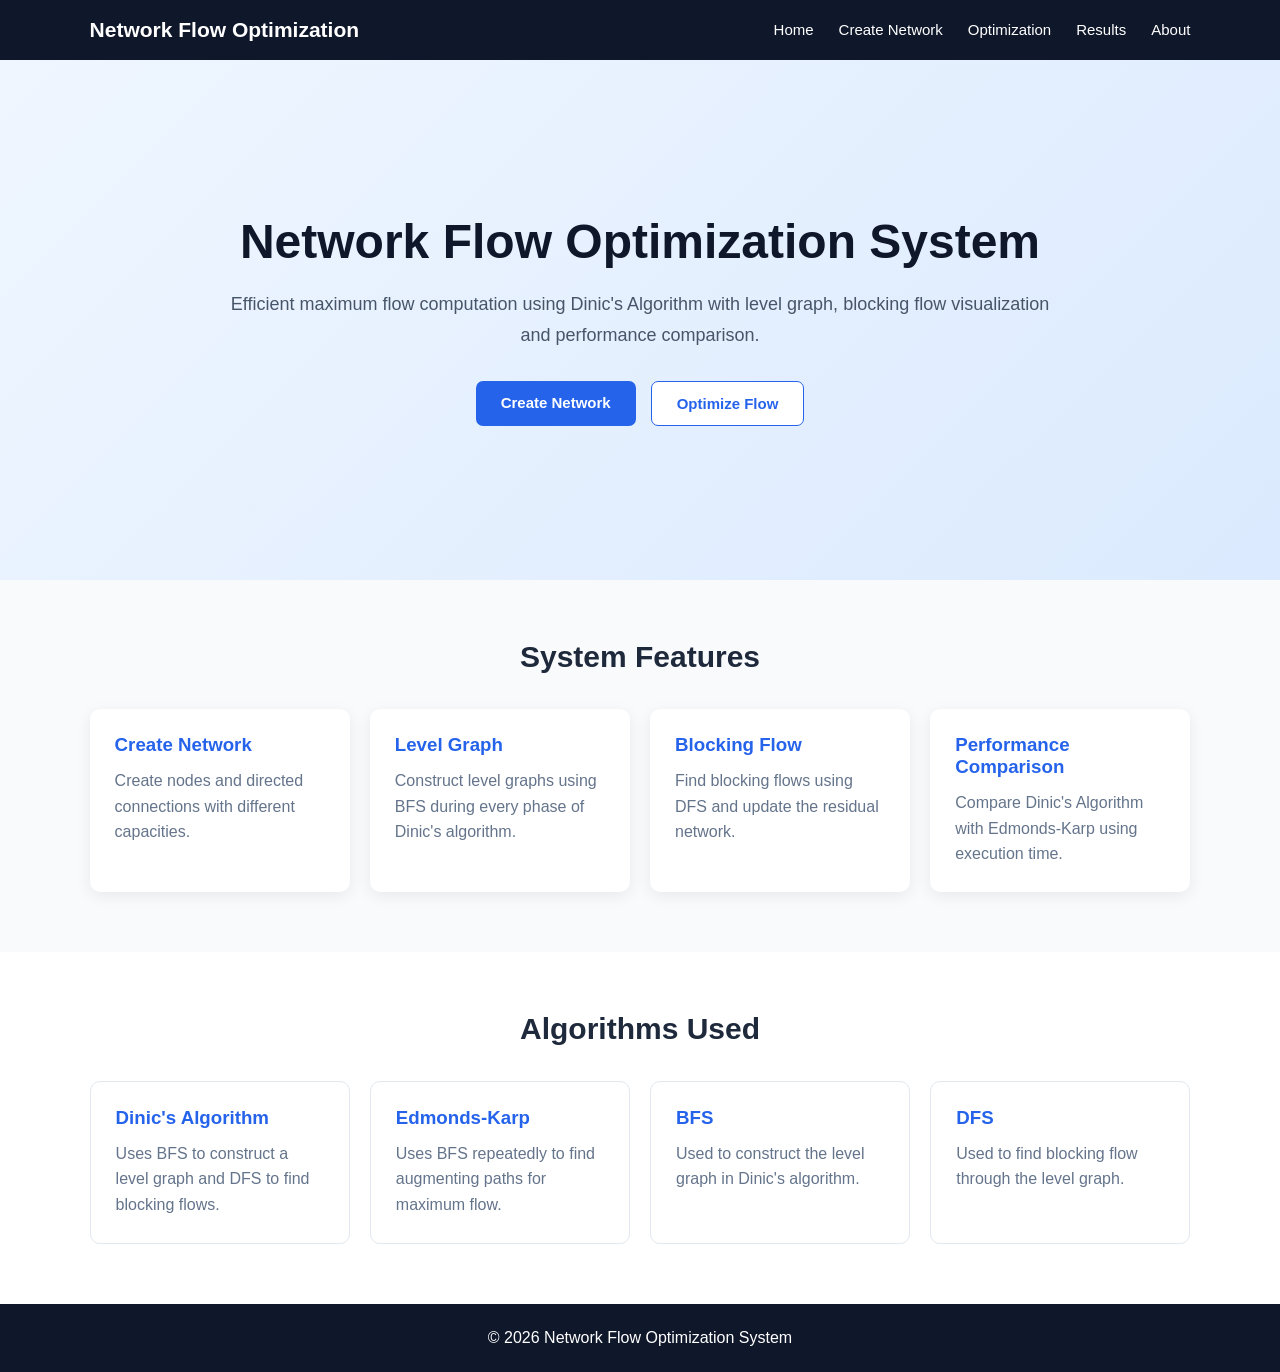
<file: DSA-03/Network-Flow-Optimization-System/index.html>
<!DOCTYPE html>
<html lang="en">

<head>

    <meta charset="UTF-8">

    <meta name="viewport"
          content="width=device-width, initial-scale=1.0">

    <title>
        Network Flow Optimization System
    </title>

    <link rel="stylesheet"
          href="css/style.css">

</head>

<body>

    <!-- NAVBAR -->

    <nav class="navbar">

        <div class="logo">
            Network Flow Optimization
        </div>

        <ul class="nav-links">

            <li>
                <a href="index.html">Home</a>
            </li>

            <li>
                <a href="network.html">Create Network</a>
            </li>

            <li>
                <a href="optimization.html">
                    Optimization
                </a>
            </li>

            <li>
                <a href="results.html">
                    Results
                </a>
            </li>

            <li>
                <a href="about.html">About</a>
            </li>

        </ul>

    </nav>


    <!-- HERO -->

    <section class="hero">

        <div class="hero-content">

            <h1>
                Network Flow Optimization System
            </h1>

            <p>
                Efficient maximum flow computation using
                Dinic's Algorithm with level graph,
                blocking flow visualization and
                performance comparison.
            </p>

            <div class="hero-buttons">

                <a href="network.html"
                   class="primary-btn">
                    Create Network
                </a>

                <a href="optimization.html"
                   class="secondary-btn">
                    Optimize Flow
                </a>

            </div>

        </div>

    </section>


    <!-- FEATURES -->

    <section class="section">

        <h2>
            System Features
        </h2>

        <div class="feature-grid">

            <div class="feature-card">

                <h3>
                    Create Network
                </h3>

                <p>
                    Create nodes and directed connections
                    with different capacities.
                </p>

            </div>


            <div class="feature-card">

                <h3>
                    Level Graph
                </h3>

                <p>
                    Construct level graphs using BFS
                    during every phase of Dinic's algorithm.
                </p>

            </div>


            <div class="feature-card">

                <h3>
                    Blocking Flow
                </h3>

                <p>
                    Find blocking flows using DFS and
                    update the residual network.
                </p>

            </div>


            <div class="feature-card">

                <h3>
                    Performance Comparison
                </h3>

                <p>
                    Compare Dinic's Algorithm with
                    Edmonds-Karp using execution time.
                </p>

            </div>

        </div>

    </section>


    <!-- ALGORITHM -->

    <section class="section algorithm-section">

        <h2>
            Algorithms Used
        </h2>

        <div class="algorithm-grid">

            <div class="algorithm-card">

                <h3>
                    Dinic's Algorithm
                </h3>

                <p>
                    Uses BFS to construct a level graph
                    and DFS to find blocking flows.
                </p>

            </div>


            <div class="algorithm-card">

                <h3>
                    Edmonds-Karp
                </h3>

                <p>
                    Uses BFS repeatedly to find
                    augmenting paths for maximum flow.
                </p>

            </div>


            <div class="algorithm-card">

                <h3>
                    BFS
                </h3>

                <p>
                    Used to construct the level graph
                    in Dinic's algorithm.
                </p>

            </div>


            <div class="algorithm-card">

                <h3>
                    DFS
                </h3>

                <p>
                    Used to find blocking flow through
                    the level graph.
                </p>

            </div>

        </div>

    </section>


    <!-- FOOTER -->

    <footer class="footer">

        <p>
            © 2026 Network Flow Optimization System
        </p>

    </footer>


    <script src="js/main.js"></script>

</body>

</html>
</file>
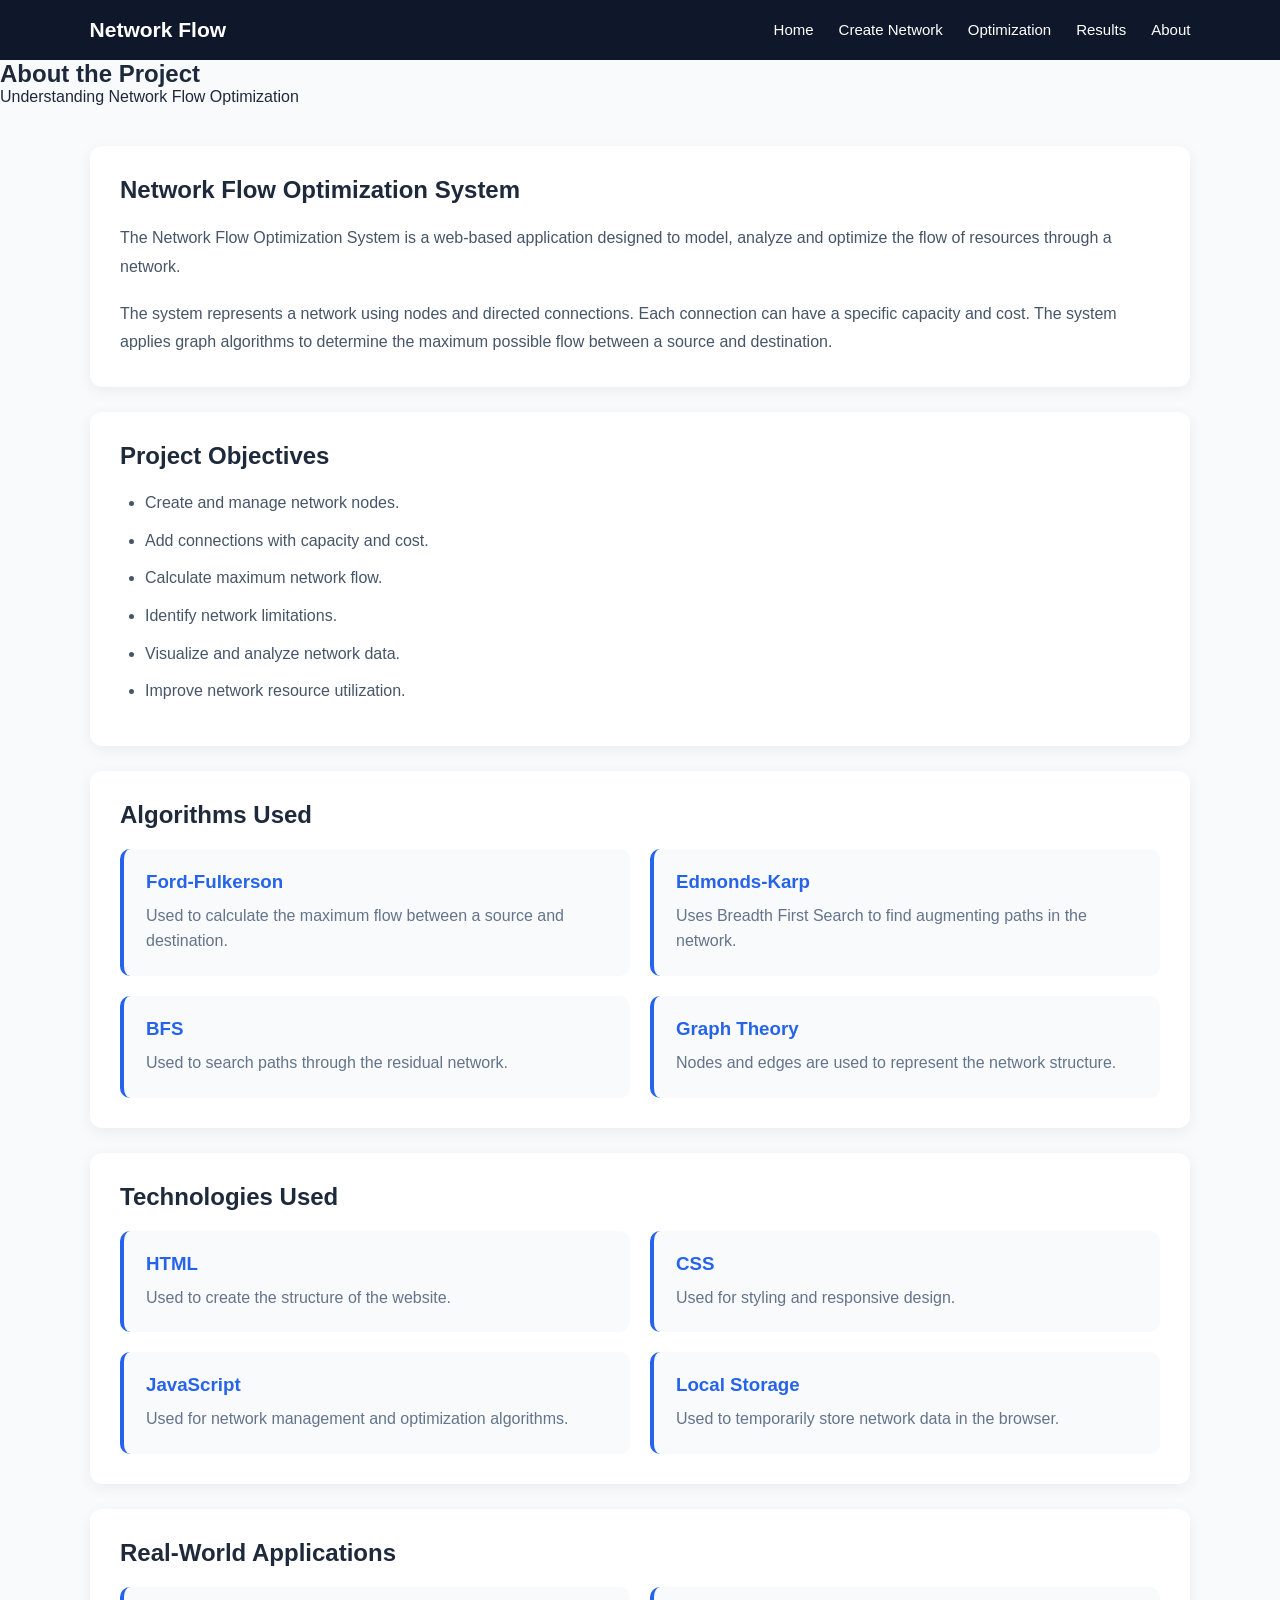
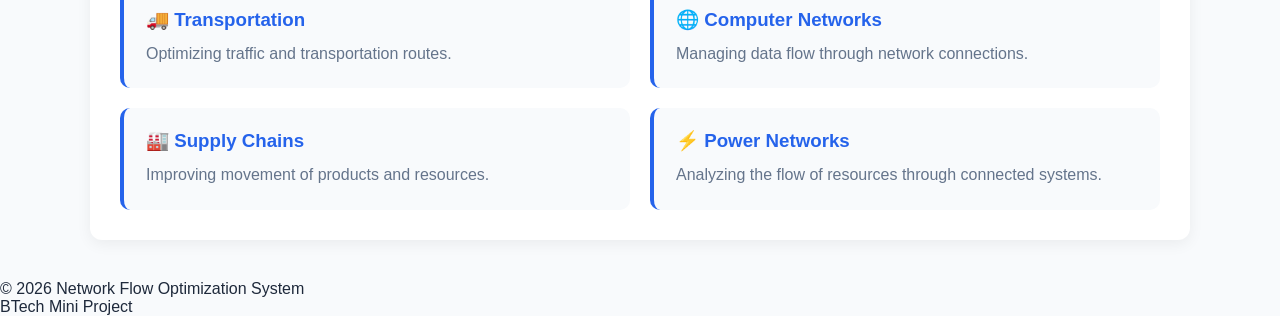
<file: DSA-03/Network-Flow-Optimization-System/about.html>
<!DOCTYPE html>
<html lang="en">

<head>
    <meta charset="UTF-8">
    <meta name="viewport" content="width=device-width, initial-scale=1.0">

    <title>About - Network Flow Optimization System</title>

    <link rel="stylesheet" href="css/style.css">
    <link rel="stylesheet" href="css/dashboard.css">
</head>

<body>

    <!-- Navigation -->
    <header>
        <nav class="navbar">

            <div class="logo">
                Network Flow
            </div>

            <ul class="nav-links">
                <li><a href="index.html">Home</a></li>
                <li><a href="network.html">Create Network</a></li>
                <li><a href="optimization.html">Optimization</a></li>
                <li><a href="results.html">Results</a></li>
                <li>
                    <a href="about.html" class="active">
                        About
                    </a>
                </li>
            </ul>

        </nav>
    </header>


    <!-- Page Header -->
    <section class="page-header">

        <h1>About the Project</h1>

        <p>
            Understanding Network Flow Optimization
        </p>

    </section>


    <main class="dashboard-container">


        <!-- Project Description -->
        <section class="dashboard-card">

            <h2>Network Flow Optimization System</h2>

            <p>
                The Network Flow Optimization System is a
                web-based application designed to model,
                analyze and optimize the flow of resources
                through a network.
            </p>

            <br>

            <p>
                The system represents a network using nodes
                and directed connections. Each connection can
                have a specific capacity and cost. The system
                applies graph algorithms to determine the
                maximum possible flow between a source and
                destination.
            </p>

        </section>


        <!-- Objectives -->
        <section class="dashboard-card">

            <h2>Project Objectives</h2>

            <ul class="about-list">

                <li>
                    Create and manage network nodes.
                </li>

                <li>
                    Add connections with capacity and cost.
                </li>

                <li>
                    Calculate maximum network flow.
                </li>

                <li>
                    Identify network limitations.
                </li>

                <li>
                    Visualize and analyze network data.
                </li>

                <li>
                    Improve network resource utilization.
                </li>

            </ul>

        </section>


        <!-- Algorithms -->
        <section class="dashboard-card">

            <h2>Algorithms Used</h2>

            <div class="about-grid">

                <div class="about-item">

                    <h3>Ford-Fulkerson</h3>

                    <p>
                        Used to calculate the maximum flow
                        between a source and destination.
                    </p>

                </div>


                <div class="about-item">

                    <h3>Edmonds-Karp</h3>

                    <p>
                        Uses Breadth First Search to find
                        augmenting paths in the network.
                    </p>

                </div>


                <div class="about-item">

                    <h3>BFS</h3>

                    <p>
                        Used to search paths through the
                        residual network.
                    </p>

                </div>


                <div class="about-item">

                    <h3>Graph Theory</h3>

                    <p>
                        Nodes and edges are used to represent
                        the network structure.
                    </p>

                </div>

            </div>

        </section>


        <!-- Technologies -->
        <section class="dashboard-card">

            <h2>Technologies Used</h2>

            <div class="about-grid">

                <div class="about-item">

                    <h3>HTML</h3>

                    <p>
                        Used to create the structure of
                        the website.
                    </p>

                </div>


                <div class="about-item">

                    <h3>CSS</h3>

                    <p>
                        Used for styling and responsive
                        design.
                    </p>

                </div>


                <div class="about-item">

                    <h3>JavaScript</h3>

                    <p>
                        Used for network management and
                        optimization algorithms.
                    </p>

                </div>


                <div class="about-item">

                    <h3>Local Storage</h3>

                    <p>
                        Used to temporarily store network
                        data in the browser.
                    </p>

                </div>

            </div>

        </section>


        <!-- Applications -->
        <section class="dashboard-card">

            <h2>Real-World Applications</h2>

            <div class="about-grid">

                <div class="about-item">
                    <h3>🚚 Transportation</h3>
                    <p>
                        Optimizing traffic and transportation
                        routes.
                    </p>
                </div>

                <div class="about-item">
                    <h3>🌐 Computer Networks</h3>
                    <p>
                        Managing data flow through network
                        connections.
                    </p>
                </div>

                <div class="about-item">
                    <h3>🏭 Supply Chains</h3>
                    <p>
                        Improving movement of products and
                        resources.
                    </p>
                </div>

                <div class="about-item">
                    <h3>⚡ Power Networks</h3>
                    <p>
                        Analyzing the flow of resources through
                        connected systems.
                    </p>
                </div>

            </div>

        </section>


    </main>


    <!-- Footer -->
    <footer>

        <p>
            © 2026 Network Flow Optimization System
        </p>

        <p>
            BTech Mini Project
        </p>

    </footer>


</body>

</html>
</file>
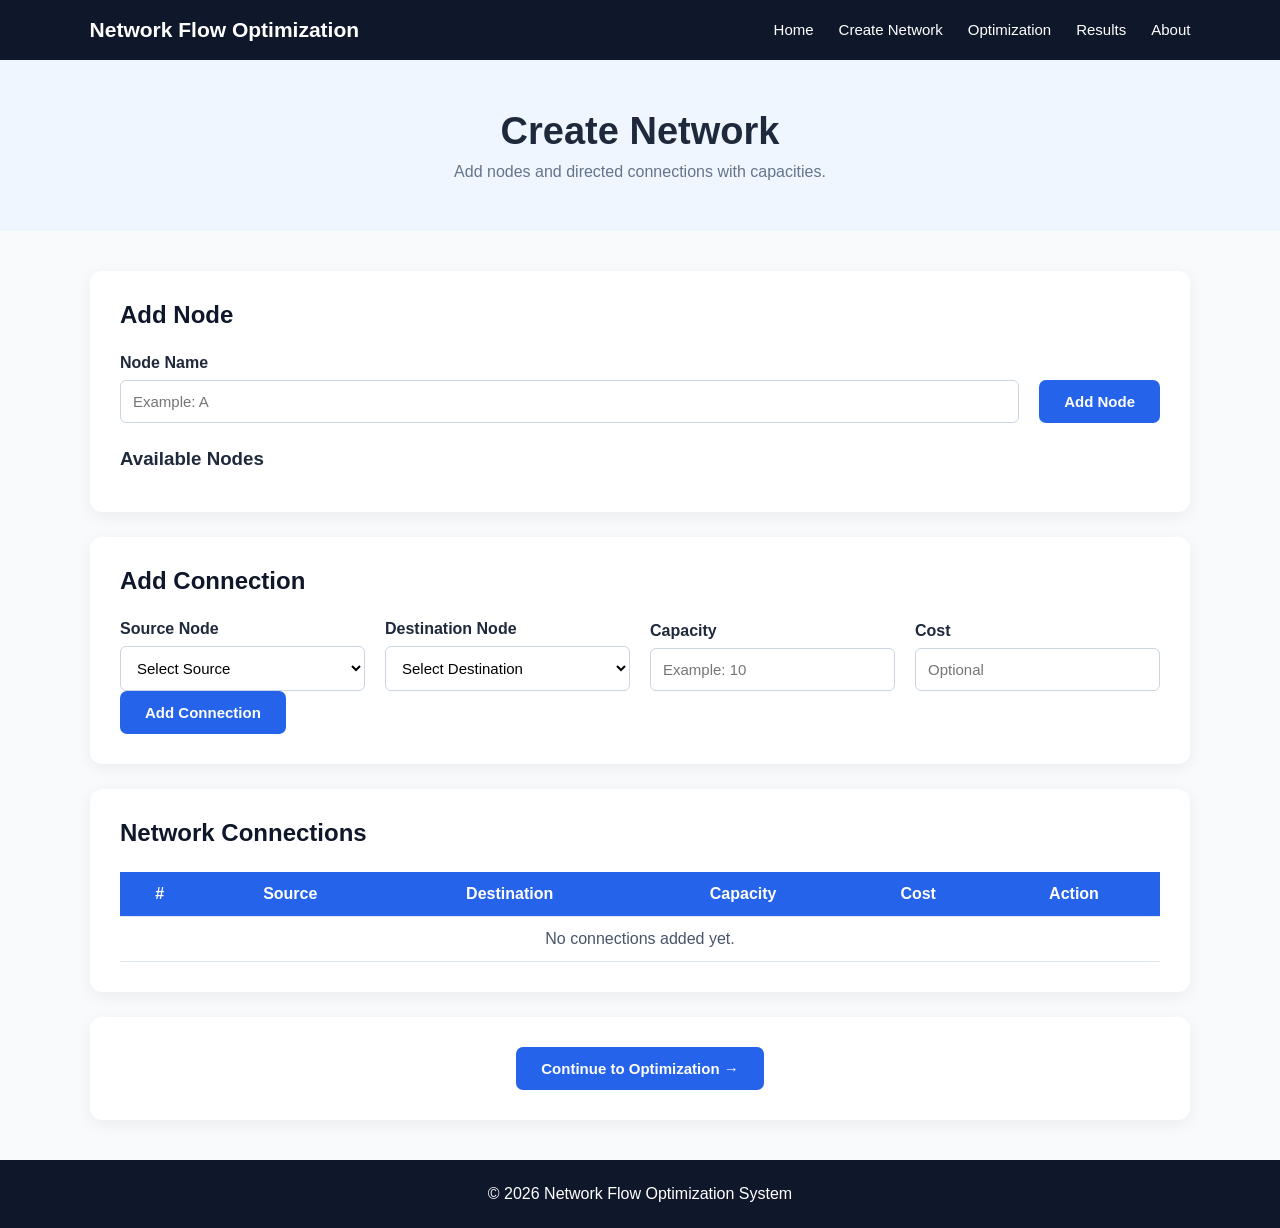
<file: DSA-03/Network-Flow-Optimization-System/network.html>
<!DOCTYPE html>
<html lang="en">

<head>

    <meta charset="UTF-8">

    <meta name="viewport"
          content="width=device-width, initial-scale=1.0">

    <title>
        Create Network
    </title>

    <link rel="stylesheet"
          href="css/style.css">

    <link rel="stylesheet"
          href="css/network.css">

</head>

<body>

    <!-- NAVBAR -->

    <nav class="navbar">

        <div class="logo">
            Network Flow Optimization
        </div>

        <ul class="nav-links">

            <li>
                <a href="index.html">Home</a>
            </li>

            <li>
                <a href="network.html">
                    Create Network
                </a>
            </li>

            <li>
                <a href="optimization.html">
                    Optimization
                </a>
            </li>

            <li>
                <a href="results.html">
                    Results
                </a>
            </li>

            <li>
                <a href="about.html">
                    About
                </a>
            </li>

        </ul>

    </nav>


    <!-- HEADER -->

    <header class="page-header">

        <h1>
            Create Network
        </h1>

        <p>
            Add nodes and directed connections
            with capacities.
        </p>

    </header>


    <main class="network-container">


        <!-- ADD NODE -->

        <section class="network-card">

            <h2>
                Add Node
            </h2>

            <div class="input-row">

                <div class="input-group">

                    <label>
                        Node Name
                    </label>

                    <input
                        type="text"
                        id="nodeInput"
                        placeholder="Example: A"
                    >

                </div>

                <button
                    class="primary-btn"
                    onclick="addNode()"
                >
                    Add Node
                </button>

            </div>


            <div class="nodes-section">

                <h3>
                    Available Nodes
                </h3>

                <div id="nodeList"
                     class="node-list">

                </div>

            </div>

        </section>


        <!-- ADD CONNECTION -->

        <section class="network-card">

            <h2>
                Add Connection
            </h2>

            <div class="input-row">

                <div class="input-group">

                    <label>
                        Source Node
                    </label>

                    <select id="sourceNode">

                        <option value="">
                            Select Source
                        </option>

                    </select>

                </div>


                <div class="input-group">

                    <label>
                        Destination Node
                    </label>

                    <select id="destinationNode">

                        <option value="">
                            Select Destination
                        </option>

                    </select>

                </div>


                <div class="input-group">

                    <label>
                        Capacity
                    </label>

                    <input
                        type="number"
                        id="capacityInput"
                        min="1"
                        placeholder="Example: 10"
                    >

                </div>


                <div class="input-group">

                    <label>
                        Cost
                    </label>

                    <input
                        type="number"
                        id="costInput"
                        min="0"
                        placeholder="Optional"
                    >

                </div>

            </div>


            <button
                class="primary-btn"
                onclick="addEdge()"
            >
                Add Connection
            </button>

        </section>


        <!-- CONNECTION TABLE -->

        <section class="network-card">

            <h2>
                Network Connections
            </h2>

            <div class="table-container">

                <table>

                    <thead>

                        <tr>

                            <th>
                                #
                            </th>

                            <th>
                                Source
                            </th>

                            <th>
                                Destination
                            </th>

                            <th>
                                Capacity
                            </th>

                            <th>
                                Cost
                            </th>

                            <th>
                                Action
                            </th>

                        </tr>

                    </thead>


                    <tbody id="edgeTable">

                    </tbody>

                </table>

            </div>

        </section>


        <!-- CONTINUE -->

        <section class="network-card action-card">

            <button
                class="primary-btn"
                onclick="goToOptimization()"
            >
                Continue to Optimization →
            </button>

        </section>

    </main>


    <footer class="footer">

        <p>
            © 2026 Network Flow Optimization System
        </p>

    </footer>


    <script src="js/network.js"></script>

</body>

</html>
</file>
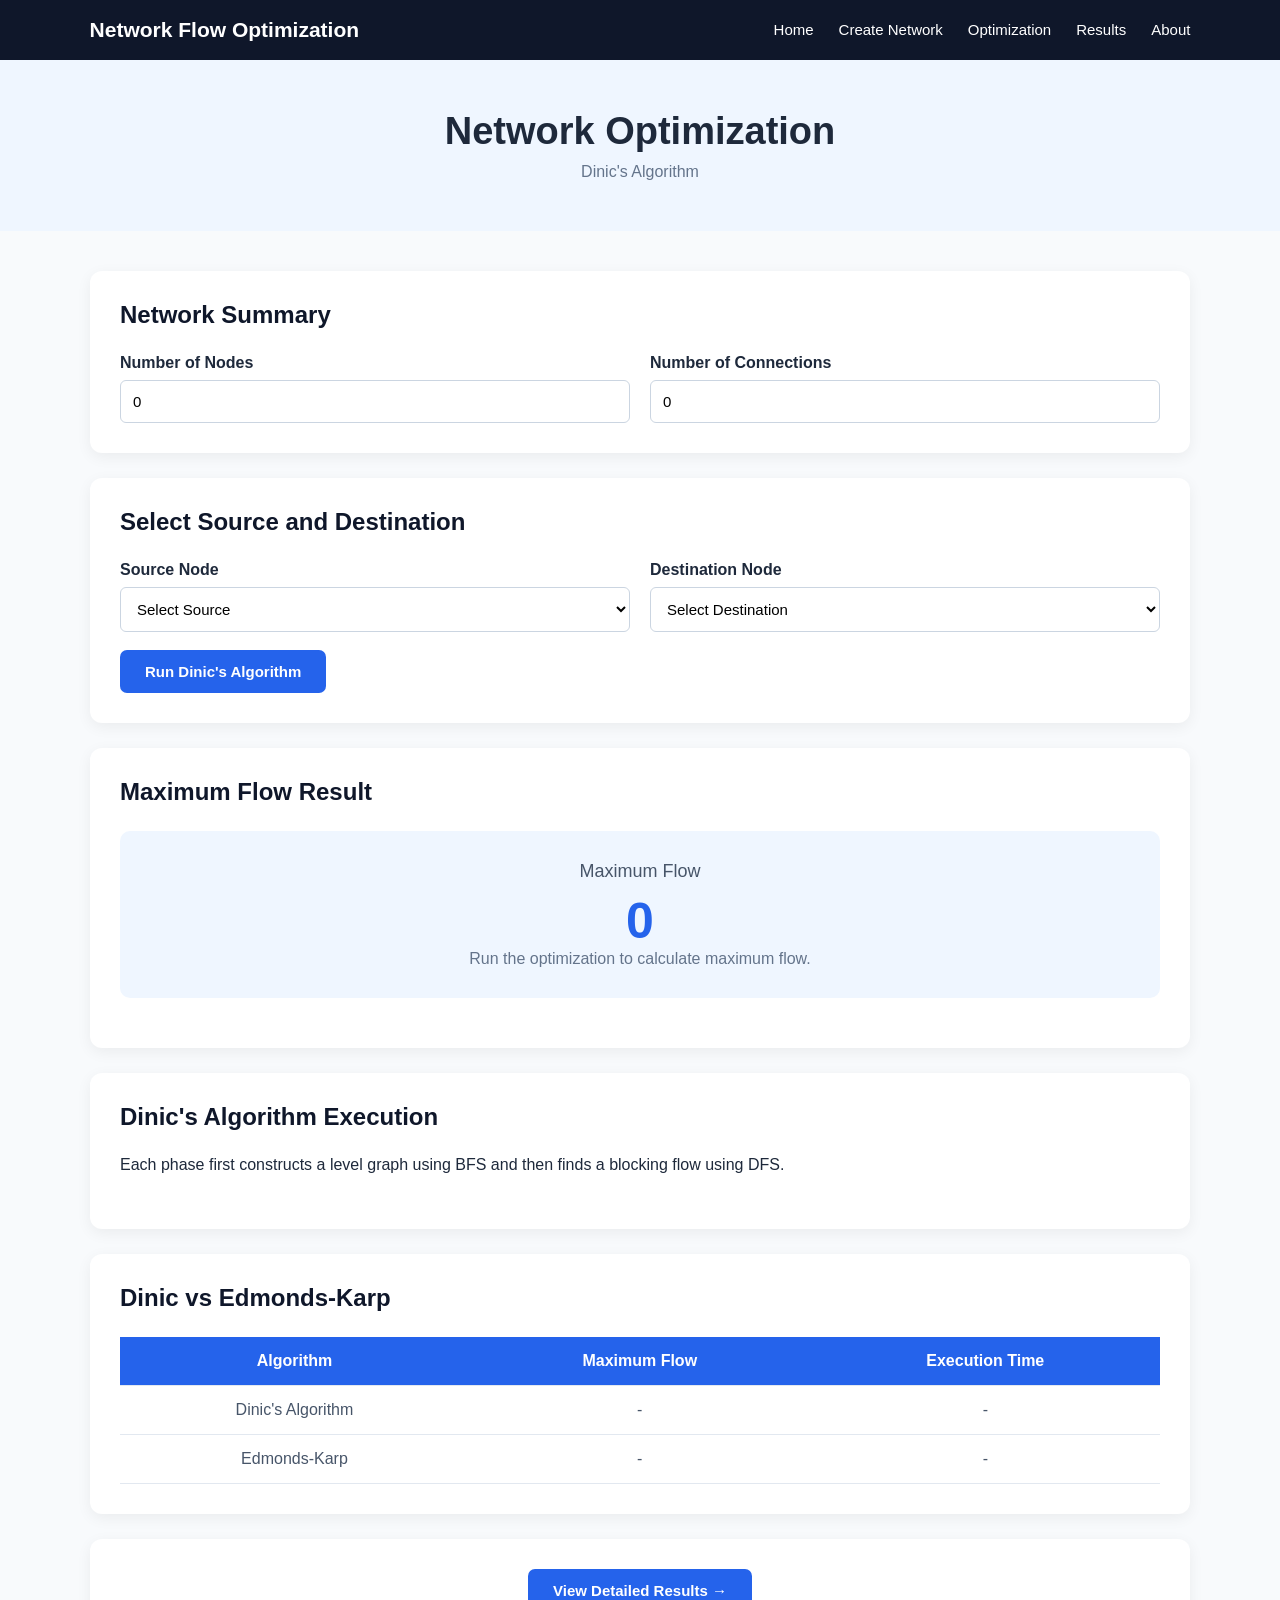
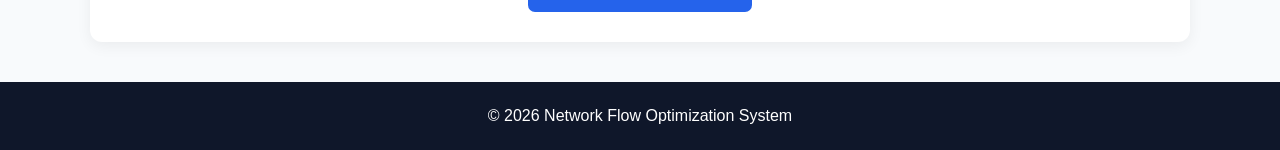
<file: DSA-03/Network-Flow-Optimization-System/optimization.html>
<!DOCTYPE html>
<html lang="en">

<head>

    <meta charset="UTF-8">

    <meta name="viewport"
          content="width=device-width, initial-scale=1.0">

    <title>
        Network Optimization
    </title>

    <link rel="stylesheet"
          href="css/style.css">

    <link rel="stylesheet"
          href="css/network.css">

</head>

<body>

    <!-- NAVBAR -->

    <nav class="navbar">

        <div class="logo">
            Network Flow Optimization
        </div>

        <ul class="nav-links">

            <li>
                <a href="index.html">
                    Home
                </a>
            </li>

            <li>
                <a href="network.html">
                    Create Network
                </a>
            </li>

            <li>
                <a href="optimization.html">
                    Optimization
                </a>
            </li>

            <li>
                <a href="results.html">
                    Results
                </a>
            </li>

            <li>
                <a href="about.html">
                    About
                </a>
            </li>

        </ul>

    </nav>


    <!-- HEADER -->

    <header class="page-header">

        <h1>
            Network Optimization
        </h1>

        <p>
            Dinic's Algorithm
        </p>

    </header>


    <main class="network-container">


        <!-- SUMMARY -->

        <section class="network-card">

            <h2>
                Network Summary
            </h2>

            <div class="input-row">

                <div class="input-group">

                    <label>
                        Number of Nodes
                    </label>

                    <input
                        type="text"
                        id="nodeCount"
                        readonly
                    >

                </div>


                <div class="input-group">

                    <label>
                        Number of Connections
                    </label>

                    <input
                        type="text"
                        id="edgeCount"
                        readonly
                    >

                </div>

            </div>

        </section>


        <!-- SOURCE SINK -->

        <section class="network-card">

            <h2>
                Select Source and Destination
            </h2>

            <div class="input-row">

                <div class="input-group">

                    <label>
                        Source Node
                    </label>

                    <select id="sourceNode">

                        <option value="">
                            Select Source
                        </option>

                    </select>

                </div>


                <div class="input-group">

                    <label>
                        Destination Node
                    </label>

                    <select id="destinationNode">

                        <option value="">
                            Select Destination
                        </option>

                    </select>

                </div>

            </div>


            <br>


            <button
                class="primary-btn"
                onclick="runOptimization()"
            >
                Run Dinic's Algorithm
            </button>

        </section>


        <!-- MAX FLOW -->

        <section class="network-card">

            <h2>
                Maximum Flow Result
            </h2>

            <div class="result-box">

                <p>
                    Maximum Flow
                </p>

                <h1 id="maxFlow">
                    0
                </h1>

                <p id="resultMessage">
                    Run the optimization to calculate
                    maximum flow.
                </p>

            </div>

        </section>


        <!-- DINIC STAGES -->

        <section class="network-card">

            <h2>
                Dinic's Algorithm Execution
            </h2>

            <p>
                Each phase first constructs a level graph
                using BFS and then finds a blocking flow
                using DFS.
            </p>


            <div id="stageContainer">

            </div>

        </section>


        <!-- PERFORMANCE -->

        <section class="network-card">

            <h2>
                Dinic vs Edmonds-Karp
            </h2>

            <div class="table-container">

                <table
                    class="performance-table"
                >

                    <thead>

                        <tr>

                            <th>
                                Algorithm
                            </th>

                            <th>
                                Maximum Flow
                            </th>

                            <th>
                                Execution Time
                            </th>

                        </tr>

                    </thead>


                    <tbody>

                        <tr>

                            <td>
                                Dinic's Algorithm
                            </td>

                            <td id="dinicFlowResult">
                                -
                            </td>

                            <td id="dinicTimeResult">
                                -
                            </td>

                        </tr>


                        <tr>

                            <td>
                                Edmonds-Karp
                            </td>

                            <td id="ekFlowResult">
                                -
                            </td>

                            <td id="ekTimeResult">
                                -
                            </td>

                        </tr>

                    </tbody>

                </table>

            </div>

        </section>


        <!-- RESULTS -->

        <section class="network-card action-card">

            <button
                class="primary-btn"
                onclick="goToResults()"
            >
                View Detailed Results →
            </button>

        </section>

    </main>


    <footer class="footer">

        <p>
            © 2026 Network Flow Optimization System
        </p>

    </footer>


    <script src="js/algorithms.js"></script>

</body>

</html>
</file>
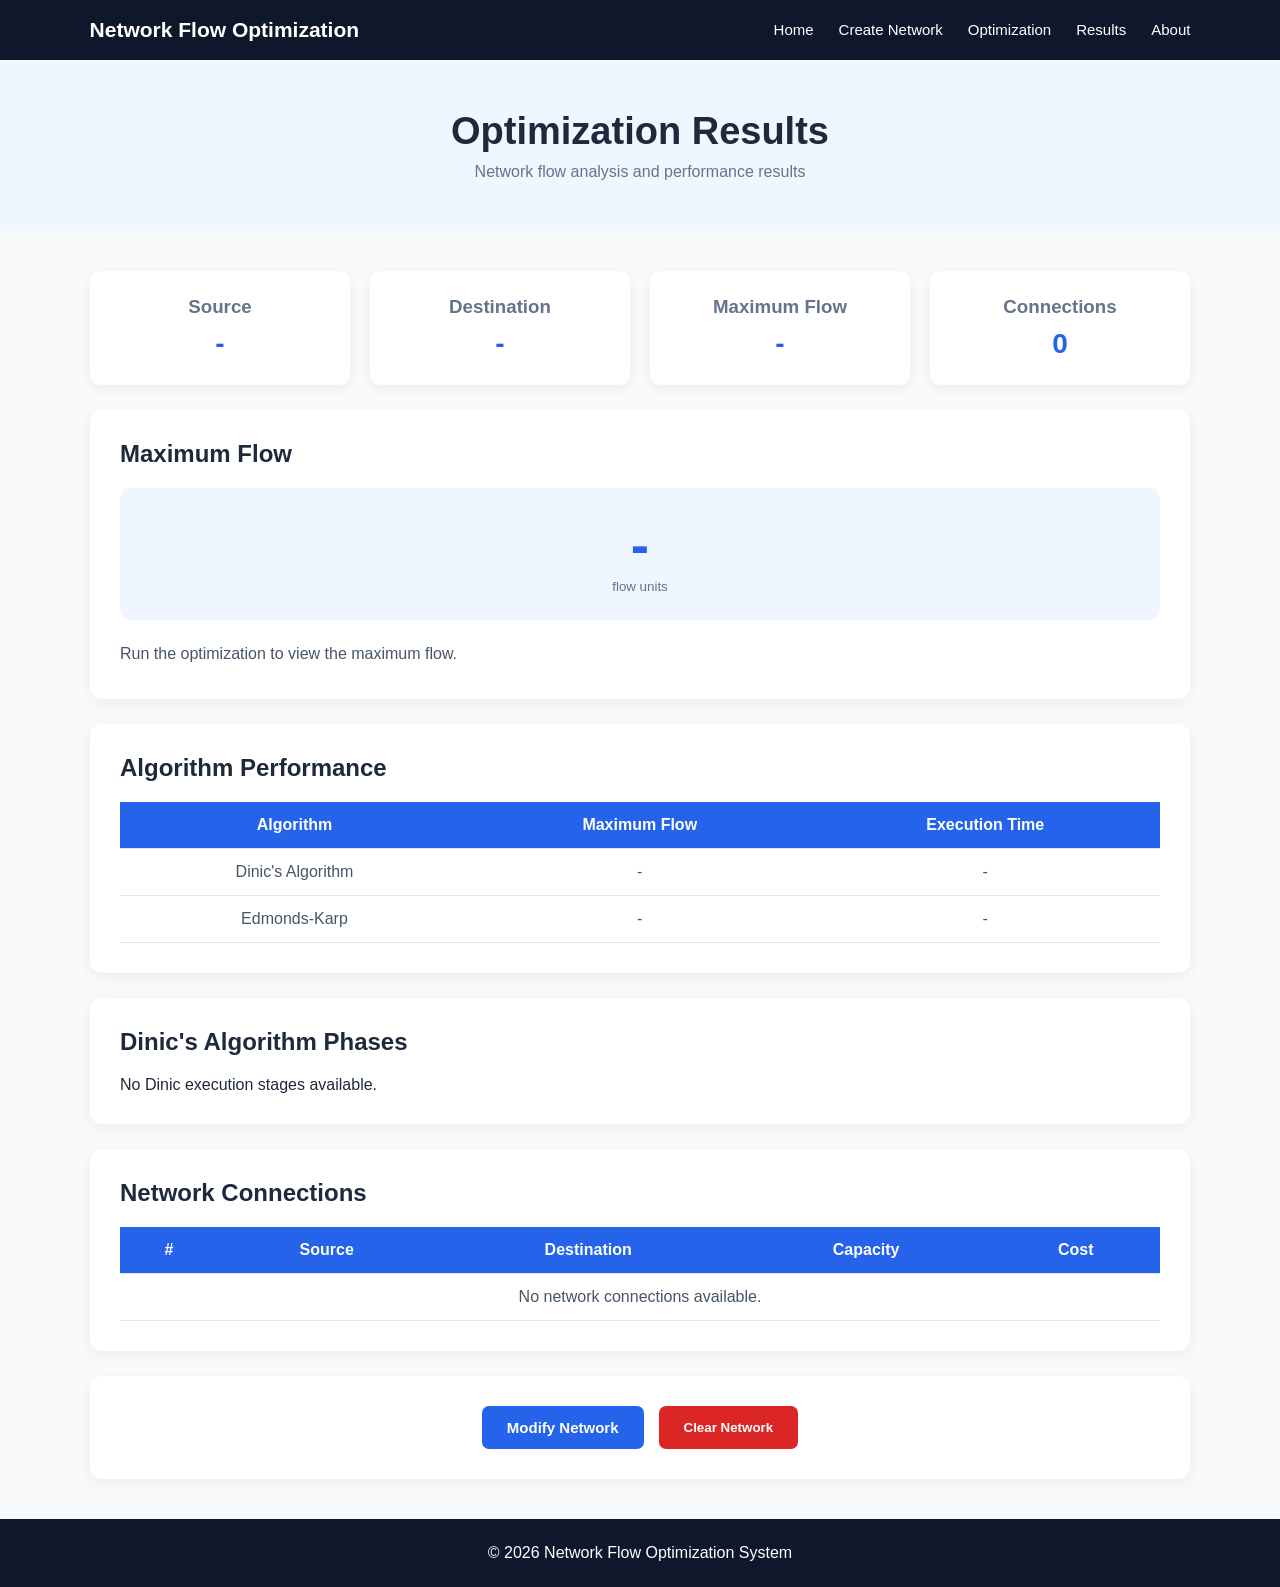
<file: DSA-03/Network-Flow-Optimization-System/results.html>
<!DOCTYPE html>
<html lang="en">

<head>

    <meta charset="UTF-8">

    <meta name="viewport"
          content="width=device-width, initial-scale=1.0">

    <title>
        Optimization Results
    </title>

    <link rel="stylesheet"
          href="css/style.css">

    <link rel="stylesheet"
          href="css/network.css">

    <link rel="stylesheet"
          href="css/dashboard.css">

</head>

<body>

    <nav class="navbar">

        <div class="logo">
            Network Flow Optimization
        </div>

        <ul class="nav-links">

            <li>
                <a href="index.html">Home</a>
            </li>

            <li>
                <a href="network.html">
                    Create Network
                </a>
            </li>

            <li>
                <a href="optimization.html">
                    Optimization
                </a>
            </li>

            <li>
                <a href="results.html">
                    Results
                </a>
            </li>

            <li>
                <a href="about.html">About</a>
            </li>

        </ul>

    </nav>


    <header class="page-header">

        <h1>
            Optimization Results
        </h1>

        <p>
            Network flow analysis and performance results
        </p>

    </header>


    <main class="dashboard-container">


        <!-- STATS -->

        <section class="stats-grid">

            <div class="stat-card">

                <h3>
                    Source
                </h3>

                <p id="sourceResult">
                    -
                </p>

            </div>


            <div class="stat-card">

                <h3>
                    Destination
                </h3>

                <p id="destinationResult">
                    -
                </p>

            </div>


            <div class="stat-card">

                <h3>
                    Maximum Flow
                </h3>

                <p id="flowResult">
                    -
                </p>

            </div>


            <div class="stat-card">

                <h3>
                    Connections
                </h3>

                <p id="connectionResult">
                    -
                </p>

            </div>

        </section>


        <!-- MAX FLOW -->

        <section class="dashboard-card">

            <h2>
                Maximum Flow
            </h2>

            <div class="large-result">

                <span id="largeFlow">
                    -
                </span>

                <small>
                    flow units
                </small>

            </div>

            <p id="summaryText">
                Run the optimization to view
                the maximum flow.
            </p>

        </section>


        <!-- PERFORMANCE -->

        <section class="dashboard-card">

            <h2>
                Algorithm Performance
            </h2>

            <div class="table-container">

                <table>

                    <thead>

                        <tr>

                            <th>
                                Algorithm
                            </th>

                            <th>
                                Maximum Flow
                            </th>

                            <th>
                                Execution Time
                            </th>

                        </tr>

                    </thead>


                    <tbody>

                        <tr>

                            <td>
                                Dinic's Algorithm
                            </td>

                            <td id="resultDinicFlow">
                                -
                            </td>

                            <td id="resultDinicTime">
                                -
                            </td>

                        </tr>


                        <tr>

                            <td>
                                Edmonds-Karp
                            </td>

                            <td id="resultEKFlow">
                                -
                            </td>

                            <td id="resultEKTime">
                                -
                            </td>

                        </tr>

                    </tbody>

                </table>

            </div>

        </section>


        <!-- DINIC PHASES -->

        <section class="dashboard-card">

            <h2>
                Dinic's Algorithm Phases
            </h2>

            <div id="resultsStages">

            </div>

        </section>


        <!-- CONNECTIONS -->

        <section class="dashboard-card">

            <h2>
                Network Connections
            </h2>

            <div class="table-container">

                <table>

                    <thead>

                        <tr>

                            <th>
                                #
                            </th>

                            <th>
                                Source
                            </th>

                            <th>
                                Destination
                            </th>

                            <th>
                                Capacity
                            </th>

                            <th>
                                Cost
                            </th>

                        </tr>

                    </thead>


                    <tbody id="resultTable">

                    </tbody>

                </table>

            </div>

        </section>


        <!-- ACTIONS -->

        <section class="dashboard-card actions">

            <button
                class="primary-btn"
                onclick="modifyNetwork()"
            >
                Modify Network
            </button>


            <button
                class="danger-btn"
                onclick="clearNetwork()"
            >
                Clear Network
            </button>

        </section>

    </main>


    <footer class="footer">

        <p>
            © 2026 Network Flow Optimization System
        </p>

    </footer>


    <script src="js/results.js"></script>

</body>

</html>
</file>
<file: DSA-03/Network-Flow-Optimization-System/css/style.css>
* {
    margin: 0;
    padding: 0;
    box-sizing: border-box;
}


body {
    font-family: Arial, sans-serif;
    background: #f8fafc;
    color: #1e293b;
}


/* NAVBAR */

.navbar {
    background: #0f172a;
    color: white;
    display: flex;
    justify-content: space-between;
    align-items: center;
    padding: 18px 7%;
}


.logo {
    font-size: 21px;
    font-weight: bold;
}


.nav-links {
    list-style: none;
    display: flex;
    gap: 25px;
}


.nav-links a {
    color: white;
    text-decoration: none;
    font-size: 15px;
}


.nav-links a:hover {
    color: #93c5fd;
}


/* HERO */

.hero {
    min-height: 520px;
    display: flex;
    align-items: center;
    justify-content: center;
    text-align: center;
    padding: 50px 20px;
    background: linear-gradient(
        135deg,
        #eff6ff,
        #dbeafe
    );
}


.hero-content {
    max-width: 850px;
}


.hero h1 {
    font-size: 48px;
    margin-bottom: 20px;
    color: #0f172a;
}


.hero p {
    font-size: 18px;
    line-height: 1.7;
    color: #475569;
    margin-bottom: 30px;
}


.hero-buttons {
    display: flex;
    justify-content: center;
    gap: 15px;
}


/* BUTTONS */

.primary-btn,
.secondary-btn {
    display: inline-block;
    padding: 13px 25px;
    border-radius: 7px;
    text-decoration: none;
    cursor: pointer;
    font-weight: bold;
    border: none;
    font-size: 15px;
}


.primary-btn {
    background: #2563eb;
    color: white;
}


.primary-btn:hover {
    background: #1d4ed8;
}


.secondary-btn {
    background: white;
    color: #2563eb;
    border: 1px solid #2563eb;
}


.secondary-btn:hover {
    background: #eff6ff;
}


/* SECTION */

.section {
    padding: 60px 7%;
}


.section > h2 {
    text-align: center;
    font-size: 30px;
    margin-bottom: 35px;
}


/* FEATURES */

.feature-grid {
    display: grid;
    grid-template-columns:
        repeat(4, 1fr);
    gap: 20px;
}


.feature-card {
    background: white;
    padding: 25px;
    border-radius: 10px;
    box-shadow:
        0 4px 15px rgba(0, 0, 0, 0.07);
}


.feature-card h3 {
    margin-bottom: 12px;
    color: #2563eb;
}


.feature-card p {
    color: #64748b;
    line-height: 1.6;
}


/* ALGORITHMS */

.algorithm-section {
    background: white;
}


.algorithm-grid {
    display: grid;
    grid-template-columns:
        repeat(4, 1fr);
    gap: 20px;
}


.algorithm-card {
    border: 1px solid #e2e8f0;
    padding: 25px;
    border-radius: 10px;
}


.algorithm-card h3 {
    color: #2563eb;
    margin-bottom: 12px;
}


.algorithm-card p {
    color: #64748b;
    line-height: 1.6;
}


/* FOOTER */

.footer {
    background: #0f172a;
    color: white;
    text-align: center;
    padding: 25px;
}


/* RESPONSIVE */

@media (max-width: 900px) {

    .feature-grid,
    .algorithm-grid {
        grid-template-columns:
            repeat(2, 1fr);
    }

}


@media (max-width: 600px) {

    .navbar {
        flex-direction: column;
        gap: 15px;
    }


    .nav-links {
        flex-wrap: wrap;
        justify-content: center;
    }


    .hero h1 {
        font-size: 34px;
    }


    .hero-buttons {
        flex-direction: column;
    }


    .feature-grid,
    .algorithm-grid {
        grid-template-columns: 1fr;
    }

}
</file>
<file: DSA-03/Network-Flow-Optimization-System/css/dashboard.css>
.dashboard-container {
    width: 86%;
    max-width: 1100px;
    margin: 40px auto;
}


/* STATS */

.stats-grid {
    display: grid;
    grid-template-columns:
        repeat(4, 1fr);
    gap: 20px;
    margin-bottom: 25px;
}


.stat-card {
    background: white;
    padding: 25px;
    text-align: center;
    border-radius: 10px;
    box-shadow:
        0 4px 15px rgba(0, 0, 0, 0.06);
}


.stat-card h3 {
    color: #64748b;
    margin-bottom: 10px;
}


.stat-card p {
    color: #2563eb;
    font-size: 28px;
    font-weight: bold;
}


/* DASHBOARD CARD */

.dashboard-card {
    background: white;
    padding: 30px;
    margin-bottom: 25px;
    border-radius: 12px;
    box-shadow:
        0 4px 15px rgba(0, 0, 0, 0.06);
}


.dashboard-card h2 {
    margin-bottom: 20px;
}


/* LARGE RESULT */

.large-result {
    text-align: center;
    padding: 25px;
    background: #eff6ff;
    border-radius: 10px;
    margin-bottom: 20px;
}


.large-result span {
    display: block;
    font-size: 55px;
    font-weight: bold;
    color: #2563eb;
}


.large-result small {
    color: #64748b;
}


.dashboard-card > p {
    color: #475569;
    line-height: 1.8;
}


/* TABLE */

.dashboard-card table {
    width: 100%;
    border-collapse: collapse;
}


.dashboard-card th,
.dashboard-card td {
    padding: 14px;
    text-align: center;
    border-bottom: 1px solid #e2e8f0;
}


.dashboard-card th {
    background: #2563eb;
    color: white;
}


/* ACTIONS */

.actions {
    display: flex;
    justify-content: center;
    gap: 15px;
}


.danger-btn {
    background: #dc2626;
    color: white;
    border: none;
    padding: 13px 25px;
    border-radius: 7px;
    cursor: pointer;
    font-weight: bold;
}


.danger-btn:hover {
    background: #b91c1c;
}


/* ABOUT */

.about-list {
    padding-left: 25px;
}


.about-list li {
    margin-bottom: 12px;
    color: #475569;
    line-height: 1.6;
}


.about-grid {
    display: grid;
    grid-template-columns:
        repeat(2, 1fr);
    gap: 20px;
}


.about-item {
    padding: 22px;
    background: #f8fafc;
    border-radius: 10px;
    border-left: 4px solid #2563eb;
}


.about-item h3 {
    color: #2563eb;
    margin-bottom: 10px;
}


.about-item p {
    color: #64748b;
    line-height: 1.6;
}


/* STAGE */

.result-stage {
    background: #f8fafc;
    padding: 20px;
    margin-bottom: 15px;
    border-radius: 10px;
    border-left: 5px solid #2563eb;
}


.result-stage h3 {
    color: #2563eb;
    margin-bottom: 12px;
}


.result-stage p {
    color: #475569;
    line-height: 1.7;
}


.result-levels {
    display: flex;
    flex-wrap: wrap;
    gap: 10px;
    margin: 15px 0;
}


.result-level {
    background: #dbeafe;
    padding: 8px 12px;
    border-radius: 6px;
    color: #1d4ed8;
    font-weight: bold;
}


@media (max-width: 800px) {

    .stats-grid {
        grid-template-columns:
            repeat(2, 1fr);
    }

}


@media (max-width: 600px) {

    .stats-grid {
        grid-template-columns: 1fr;
    }


    .about-grid {
        grid-template-columns: 1fr;
    }


    .actions {
        flex-direction: column;
    }

}
</file>
<file: DSA-03/Network-Flow-Optimization-System/css/network.css>
/* PAGE HEADER */

.page-header {
    text-align: center;
    padding: 50px 20px;
    background: #eff6ff;
}


.page-header h1 {
    font-size: 38px;
    margin-bottom: 10px;
}


.page-header p {
    color: #64748b;
}


/* CONTAINER */

.network-container {
    width: 86%;
    max-width: 1100px;
    margin: 40px auto;
}


/* CARD */

.network-card {
    background: white;
    padding: 30px;
    margin-bottom: 25px;
    border-radius: 12px;
    box-shadow:
        0 4px 15px rgba(0, 0, 0, 0.06);
}


.network-card h2 {
    margin-bottom: 25px;
    color: #0f172a;
}


/* INPUT ROW */

.input-row {
    display: flex;
    gap: 20px;
    align-items: end;
    flex-wrap: wrap;
}


.input-group {
    flex: 1;
    min-width: 180px;
}


.input-group label {
    display: block;
    margin-bottom: 8px;
    font-weight: bold;
}


.input-group input,
.input-group select {
    width: 100%;
    padding: 12px;
    border: 1px solid #cbd5e1;
    border-radius: 6px;
    font-size: 15px;
    background: white;
}


.input-group input:focus,
.input-group select:focus {
    outline: none;
    border-color: #2563eb;
}


/* NODES */

.nodes-section {
    margin-top: 25px;
}


.nodes-section h3 {
    margin-bottom: 12px;
}


.node-list {
    display: flex;
    flex-wrap: wrap;
    gap: 10px;
}


.node-item {
    background: #dbeafe;
    color: #1d4ed8;
    padding: 10px 17px;
    border-radius: 20px;
    font-weight: bold;
}


/* TABLE */

.table-container {
    overflow-x: auto;
}


table {
    width: 100%;
    border-collapse: collapse;
}


th,
td {
    padding: 13px;
    border-bottom: 1px solid #e2e8f0;
    text-align: center;
}


th {
    background: #2563eb;
    color: white;
}


td {
    color: #475569;
}


/* DELETE */

.delete-btn {
    border: none;
    background: #dc2626;
    color: white;
    padding: 7px 12px;
    border-radius: 5px;
    cursor: pointer;
}


.delete-btn:hover {
    background: #b91c1c;
}


/* ACTION */

.action-card {
    text-align: center;
}


/* RESULT */

.result-box {
    text-align: center;
    padding: 30px;
    margin: 20px 0;
    background: #eff6ff;
    border-radius: 10px;
}


.result-box p {
    font-size: 18px;
    color: #475569;
}


.result-box h1 {
    font-size: 50px;
    color: #2563eb;
    margin-top: 10px;
}


#resultMessage {
    text-align: center;
    color: #64748b;
    font-size: 16px;
}


/* DINIC STAGES */

#stageContainer {
    margin-top: 25px;
}


.stage-box {
    background: #f8fafc;
    border-left: 5px solid #2563eb;
    padding: 22px;
    margin-bottom: 20px;
    border-radius: 10px;
}


.stage-box h3 {
    color: #2563eb;
    margin-bottom: 18px;
}


.stage-box h4 {
    color: #334155;
    margin-top: 15px;
    margin-bottom: 8px;
}


.stage-box p {
    color: #475569;
    line-height: 1.7;
}


.level-list {
    display: flex;
    flex-wrap: wrap;
    gap: 10px;
}


.level-item {
    padding: 10px 15px;
    background: #dbeafe;
    border-radius: 7px;
    color: #1d4ed8;
    font-weight: bold;
}


.blocking-flow {
    font-size: 24px !important;
    font-weight: bold;
    color: #2563eb !important;
}


/* PERFORMANCE */

.performance-table {
    width: 100%;
    border-collapse: collapse;
}


.performance-table th,
.performance-table td {
    padding: 15px;
    text-align: center;
    border-bottom: 1px solid #e2e8f0;
}


.performance-table th {
    background: #2563eb;
    color: white;
}


.performance-table td {
    color: #475569;
}


/* RESPONSIVE */

@media (max-width: 700px) {

    .network-container {
        width: 94%;
    }

    .network-card {
        padding: 20px;
    }

    .input-row {
        flex-direction: column;
        align-items: stretch;
    }

    .input-group {
        width: 100%;
    }

}
/* NODE CONTAINER */

.node-container {
    display: flex;
    align-items: center;
    gap: 8px;
}


/* DELETE NODE BUTTON */

.delete-node-btn {
    border: none;
    background: #dc2626;
    color: white;
    padding: 6px 10px;
    border-radius: 5px;
    cursor: pointer;
    font-size: 12px;
}


.delete-node-btn:hover {
    background: #b91c1c;
}


.node-list {
    display: flex;
    flex-wrap: wrap;
    gap: 12px;
    margin-top: 10px;
}
</file>
